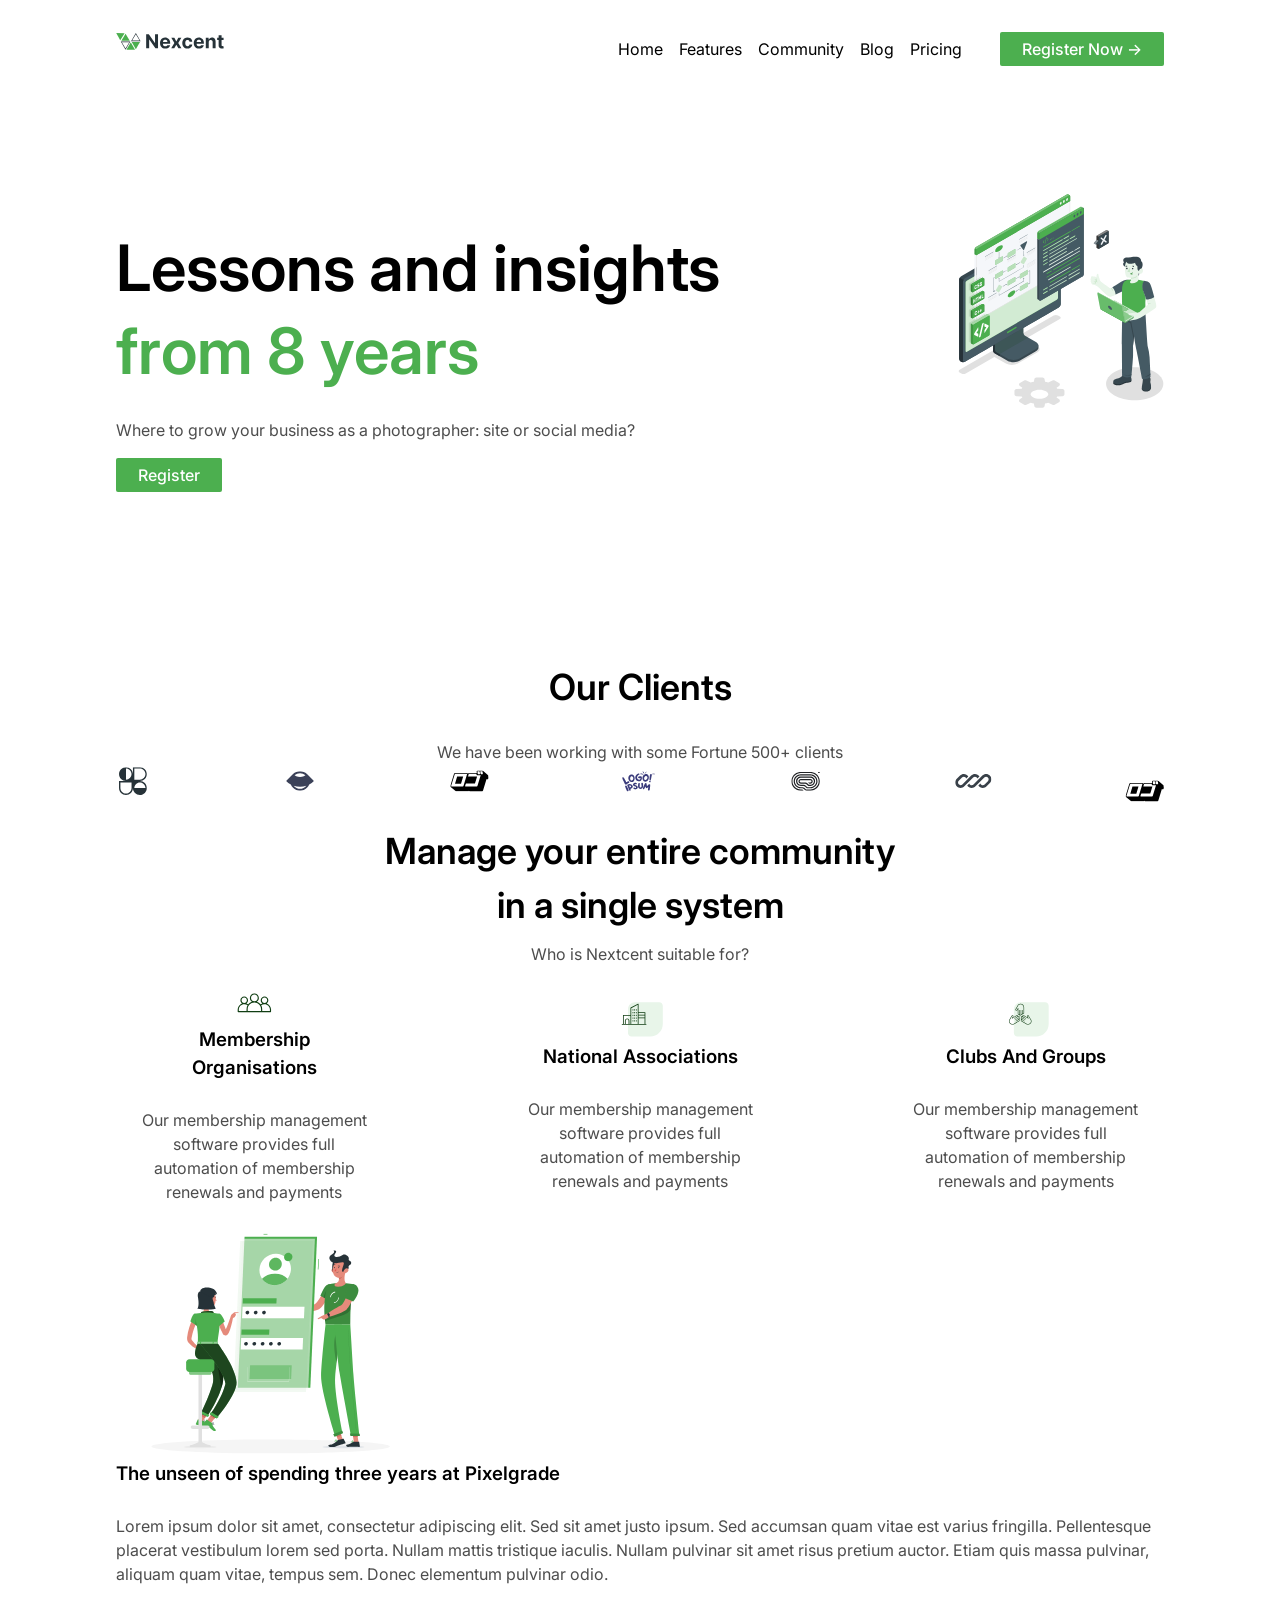
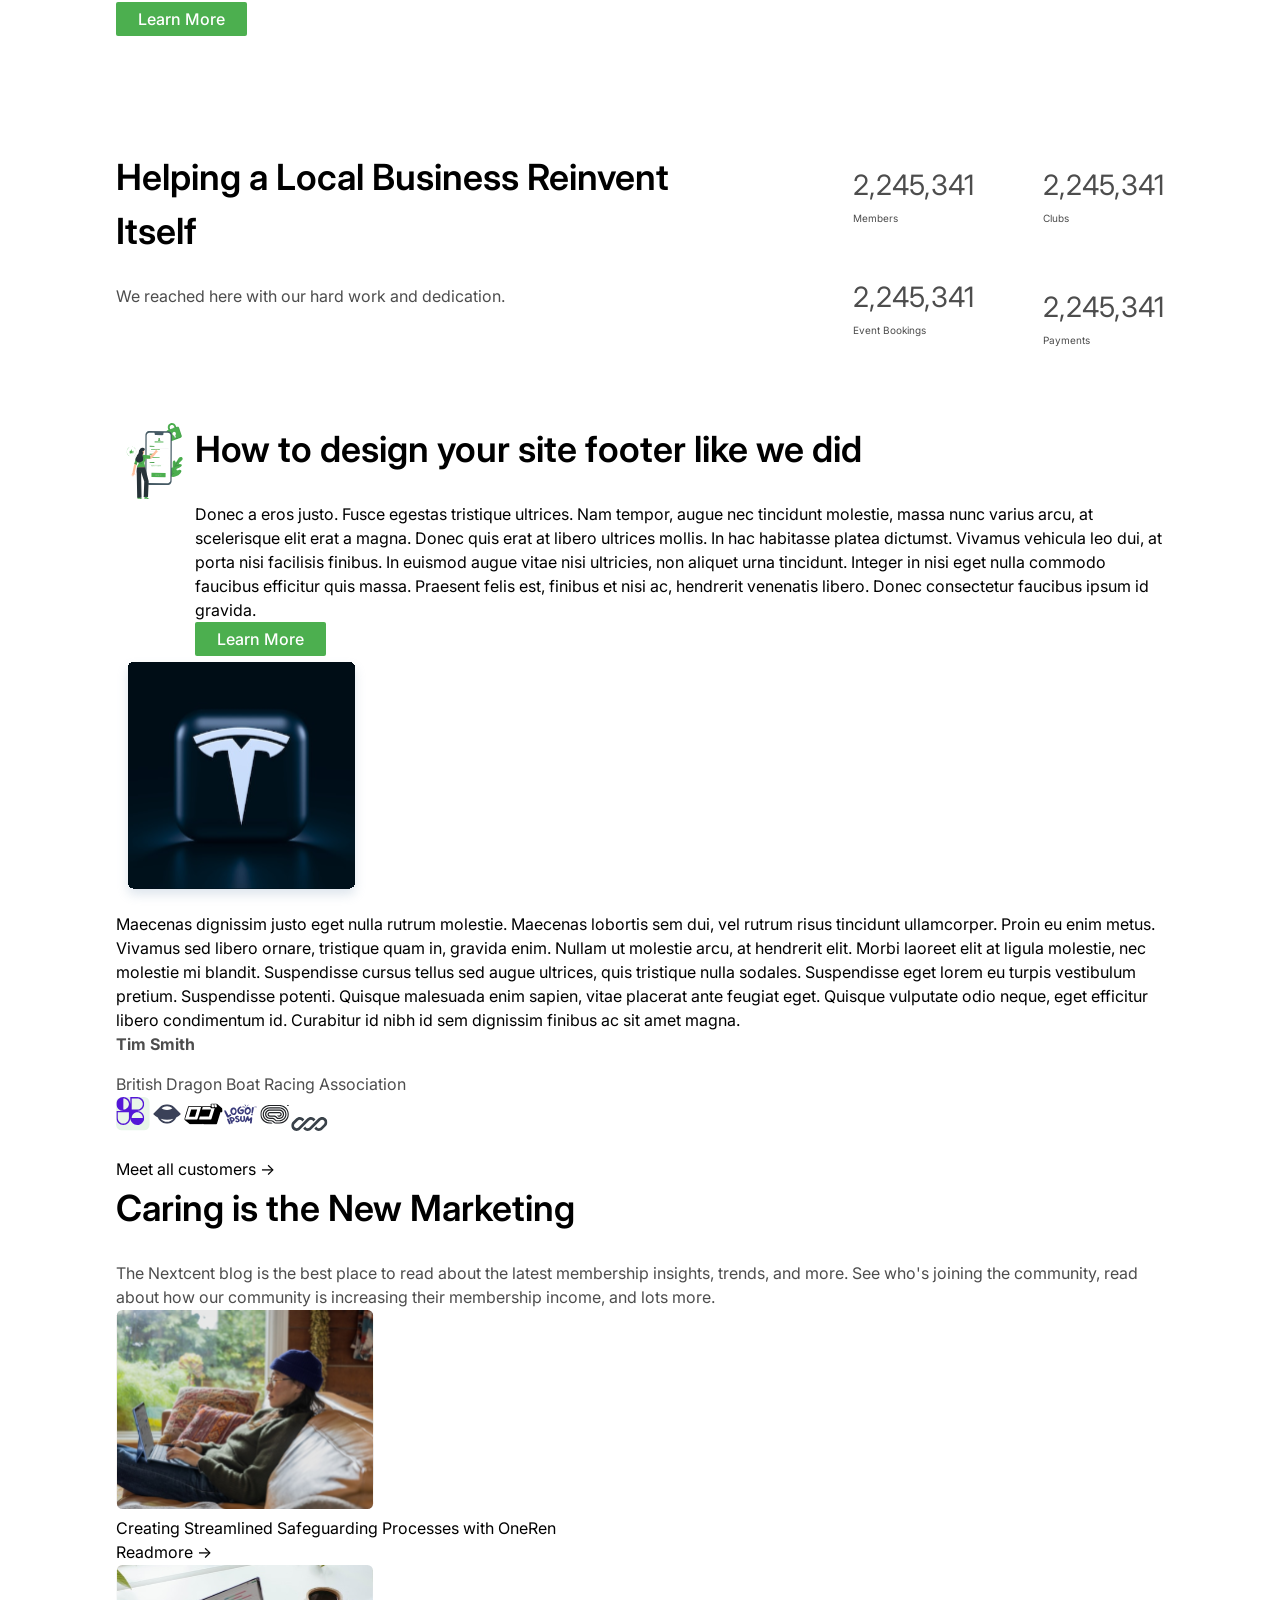
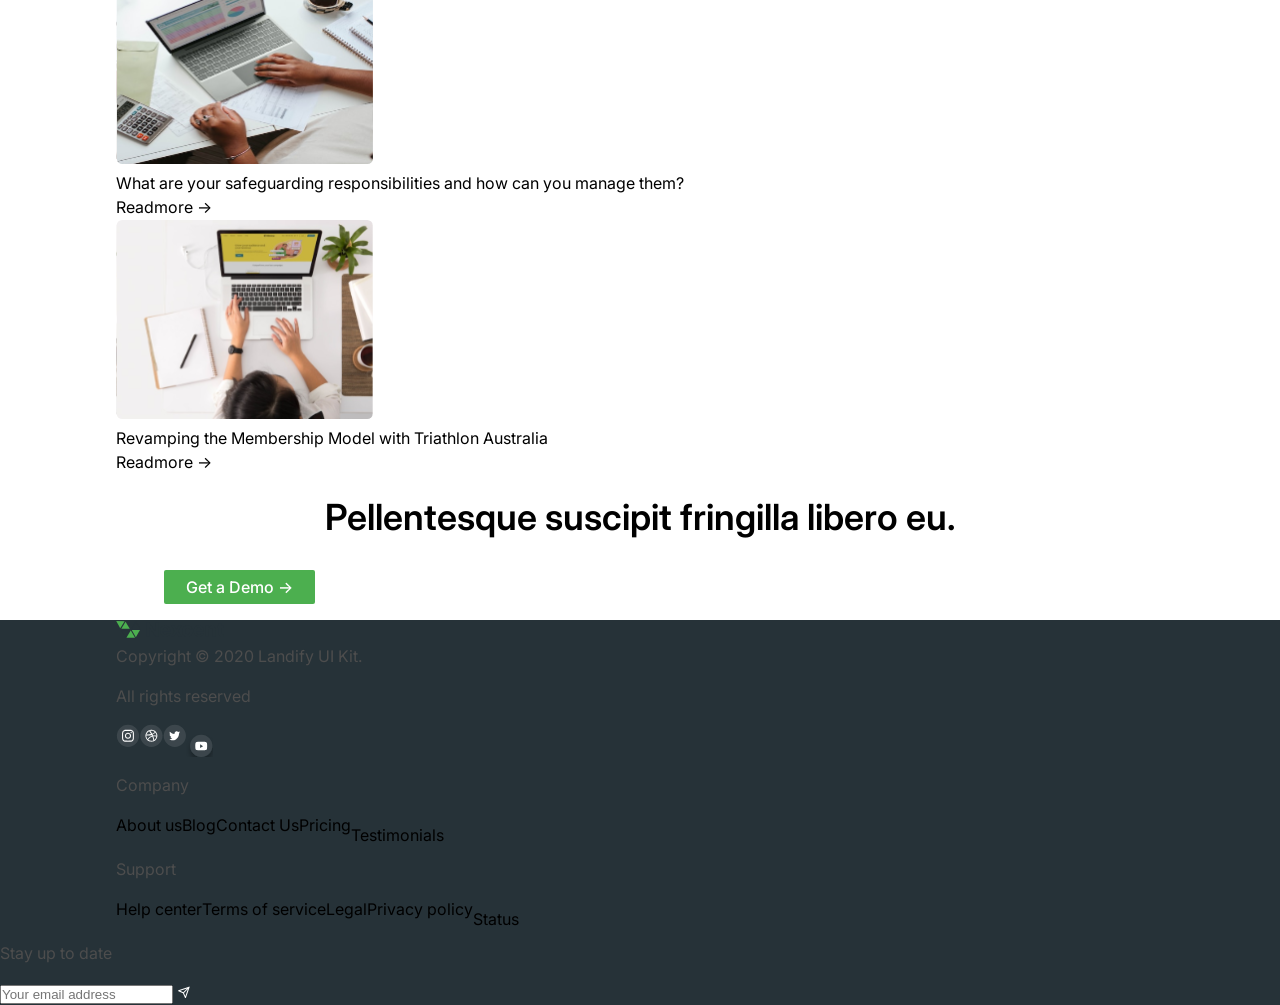
<file: index.html>
<!DOCTYPE html>
<html lang="en">

<head>
    <meta charset="UTF-8">
    <meta name="viewport" content="width=device-width, initial-scale=1.0">
    <meta name="author" content="Roshni Singh">
    <meta name="description"
        content="Nexcent is your gateway to a seamless and efficient community management experience. Designed for organizations of all sizes, our platform brings people together, streamlines communication, and simplifies administration—all in one place.">

    <title>Nexcent - Centralized Community Portal</title>

    <!-- Google Fonts -->
    <link rel="preconnect" href="https://fonts.googleapis.com">
    <link rel="preconnect" href="https://fonts.gstatic.com" crossorigin>
    <link
        href="https://fonts.googleapis.com/css2?family=Inter:ital,opsz,wght@0,14..32,100..900;1,14..32,100..900&family=Open+Sans:ital,wght@0,300..800;1,300..800&family=Poppins:ital,wght@0,100;0,200;0,300;0,400;0,500;0,600;0,700;0,800;0,900;1,100;1,200;1,300;1,400;1,500;1,600;1,700;1,800;1,900&display=swap"
        rel="stylesheet">

    <!-- CSS Files -->
    <link rel="stylesheet" href="./assets/css/style.css">
    <link rel="stylesheet" href="./assets/css/index.css">


</head>

<header>
    <div class="container bg-white">
        <nav class="d-flex justify-content-between">
            <a href="index2.html" aria-lable="Go to home page"> <img src="./assets/images/nexcent_icon.svg"
                    alt="Nexcent Logo"></a>
            <ul class="mb-0 list-unstyled d-flex align-items-center">
                <li class="nav-item"><a class="nav-link" href="javascript: void(0)">Home</a></li>
                <li class="nav-item"><a class="nav-link" href="javascript: void(0)">Features</a></li>
                <li class="nav-item"><a class="nav-link" href="javascript: void(0)">Community</a></li>
                <li class="nav-item"><a class="nav-link" href="javascript: void(0)">Blog</a></li>
                <li class="nav-item"><a class="nav-link" href="javascript: void(0)">Pricing</a></li>
                <li class="nav-item"><a class="btn" href="javascript: void(0)">Register Now →</a></li>
            </ul>
        </nav>
    </div>
</header>

<main>
    <!-- Home page -->
    <section class="home-banner bg-gray">
        <div class="container">
            <div class="left-content">
                <h1 class="text-64">Lessons and insights <span>from 8 years</span></h1>
                <p>Where to grow your business as a photographer: site or social media?</p>
                <a class="btn" href="javascript: void(0)">Register</a>
            </div>
            <div class="right-content">
                <img src="./assets/images/illustration_banner_image.svg" alt="Illustration Banner Image">
            </div>

        </div>
    </section>
    <!-- Our Clients -->
    <section class="our-clients">
        <div class="container">
            <div class="section-header text-align-center">
                <h2 class="text-36">Our Clients</h2>
                <p>We have been working with some Fortune 500+ clients</p>
            </div>
            <ul>
                <li><img src="./assets/images/client_logo.svg" alt="Client Logo 1"></li>
                <li><img src="./assets/images/client_logo_2.svg" alt="Client Logo 2"></li>
                <li><img src="./assets/images/client_logo_3.svg" alt="Client Logo 3"></li>
                <li><img src="./assets/images/client_logo_4.svg" alt="Client Logo 4"></li>
                <li><img src="./assets/images/client_logo_5.svg" alt="Client Logo 5"></li>
                <li><img src="./assets/images/client_logo_6.svg" alt="Client Logo 6"></li>
                <li><img src="./assets/images/client_logo_7.svg" alt="Client Logo 7"></li>
            </ul>
        </div>
    </section>


    <!-- Manage Community section -->
    <section class="manage-community bg-gray">
        <div class="container">
            <div class="section-header text-align-center">
                <h2 class="text-36">Manage your entire community in a single system</h2>
                <p>Who is Nextcent suitable for?</p>
            </div>
            <div class="community-mid-panel">
                <div class="card">
                    <img src="./assets/images/membership_organisation_icon.svg" alt="Membership Organisation Icon">
                    <h3>Membership Organisations</h3>
                    <p>Our membership management software provides full automation of membership renewals and
                        payments</p>
                </div>
                <div class="card">
                    <img src="./assets/images/national_associations_icons.svg" alt="National Associations Icon">
                    <h3>National Associations</h3>
                    <p>Our membership management software provides full automation of membership renewals and
                        payments</p>
                </div>
                <div class="card">
                    <img src="./assets/images/clubs_group_icon.svg" alt="Clubs and Groups Icon">
                    <h3>Clubs And Groups</h3>
                    <p>Our membership management software provides full automation of membership renewals and
                        payments</p>
                </div>
            </div>
            <div class="community-bottom-panel">
                <figure>
                    <img src="./assets/images/rafiki.svg" alt="Rafiki">
                </figure>
                <div class="right-panel">
                    <h3>The unseen of spending three years at Pixelgrade</h3>
                    <p>Lorem ipsum dolor sit amet, consectetur adipiscing elit. Sed sit amet justo ipsum. Sed
                        accumsan quam vitae est varius fringilla. Pellentesque placerat vestibulum lorem sed porta.
                        Nullam mattis tristique iaculis. Nullam pulvinar sit amet risus pretium auctor. Etiam quis
                        massa pulvinar, aliquam quam vitae, tempus sem. Donec elementum pulvinar odio.</p>
                    <a href="javascript: void(0)" class="btn">Learn More</a>
                </div>
            </div>
        </div>
    </section>
    <!-- Helping business -->
    <section class="helping-business bg-gray">
        <div class="container">
            <div class="left-panel">
                <h2 class="text-36">Helping a Local Business Reinvent Itself</h2>
                <p>We reached here with our hard work and dedication.</p>
            </div>
            <div class="right-panel">
                <ul  class="mb-0 list-unstyled d-flex align-items-center">
                    <li>
                        <img src="./assets/images/members_icon.svg" alt="Members Icon">
                        <p>2,245,341 <span>Members</span></p>
                    </li>
                    <li>
                        <img src="./assets/images/clubs_icon.png" alt="Clubs Icon">
                        <p>2,245,341 <span>Clubs</span></p>
                    </li>
                    <li>
                        <img src="./assets/images/event_bookings_icons.svg" alt="Event Bookings Icon">
                        <p>2,245,341 <span>Event Bookings</span></p>
                    </li>
                    <li>
                        <img src="./assets/images/payments.svg" alt="Payments Icon">
                        <p>2,245,341 <span>Payments</span></p>
                    </li>
                </ul>
            </div>
        </div>
    </section>
    <!-- Sign Up section -->
    <section class="sign-up">
        <div class="container d-flex">
            <figure>
                <img src="./assets/images/signup_screen.svg" alt="Sign Up Screen">
            </figure>
            <div class="sign-up-content">
                <h2 class="text-36">How to design your site footer like <span>we did</span></h2>
                <blockquote>
                    Donec a eros justo. Fusce egestas tristique ultrices. Nam tempor, augue nec tincidunt
                    molestie, massa nunc varius arcu, at scelerisque elit erat a magna. Donec quis erat at
                    libero ultrices mollis. In hac habitasse platea dictumst. Vivamus vehicula leo dui, at porta
                    nisi facilisis finibus. In euismod augue vitae nisi ultricies, non aliquet urna tincidunt.
                    Integer in nisi eget nulla commodo faucibus efficitur quis massa. Praesent felis est,
                    finibus et nisi ac, hendrerit venenatis libero. Donec consectetur faucibus ipsum id gravida.
                </blockquote>
                <a href="javascript:void(0)" class="btn">Learn More</a>
            </div>
        </div>
    </section>
    <!-- Testimonials section -->
    <section class="testimonials">
        <div class="container">
            <figure>
                <img src="./assets/images/testimonials_image.svg" alt="Testimonials Image">
            </figure>
            <div class="testimonials-contents">
                <blockquote>
                    Maecenas dignissim justo eget nulla rutrum molestie. Maecenas lobortis sem dui, vel rutrum
                    risus tincidunt ullamcorper. Proin eu enim metus. Vivamus sed libero ornare, tristique quam
                    in, gravida enim. Nullam ut molestie arcu, at hendrerit elit. Morbi laoreet elit at ligula
                    molestie, nec molestie mi blandit. Suspendisse cursus tellus sed augue ultrices, quis
                    tristique nulla sodales. Suspendisse eget lorem eu turpis vestibulum pretium. Suspendisse
                    potenti. Quisque malesuada enim sapien, vitae placerat ante feugiat eget. Quisque vulputate
                    odio neque, eget efficitur libero condimentum id. Curabitur id nibh id sem dignissim finibus
                    ac sit amet magna.
                </blockquote>
                <div class="testimonial-author">
                    <p><strong>Tim Smith</strong></p>
                    <p>British Dragon Boat Racing Association</p>
                </div>
            </div>
        </div>
    </section>

    <section class="client-section">
        <div class="container">
            <div class="right-bottom">
                <ul class="mb-0 list-unstyled d-flex align-items-center">
                    <li><img src="./assets/images/Client_logo_blue.svg" alt="Client Logo 1"></li>
                    <li><img src="./assets/images/client_logo_2.svg" alt="Client Logo 2"></li>
                    <li><img src="./assets/images/client_logo_3.svg" alt="Client Logo 3"></li>
                    <li><img src="./assets/images/client_logo_4.svg" alt="Client Logo 4"></li>
                    <li><img src="./assets/images/client_logo_5.svg" alt="Client Logo 5"></li>
                    <li><img src="./assets/images/client_logo_6.svg" alt="Client Logo 6"></li>
                </ul>
                <a href="javascript:void(0)" class="meet-customers-btn">
                    Meet all customers →
                </a>
            </div>
        </div>
    </section>
    <!-- Caring Marketing -->
    <section class="caring-marketing">
        <div class="container">
            <div class="section-header">
                <h2 class="text-36">Caring is the New Marketing</h2>
                <p>The Nextcent blog is the best place to read about the latest membership insights, trends, and
                    more.
                    See who's joining the community, read about how our community is increasing their membership
                    income, and lots more.</p>
            </div>
            <div class="blog-cards">
                <figure>
                    <img src="./assets/images/image_2.svg" alt="Streamlined Safeguarding Processes">
                    <figcaption>Creating Streamlined Safeguarding Processes with OneRen</figcaption>
                    <a href="javascript:void(0)">Readmore →</a>
                </figure>
            </div>
            <div class="blog-card">
                <figure>
                    <img src="./assets/images/image_3.svg" alt="Safeguarding Responsibilities">
                    <figcaption>What are your safeguarding responsibilities and how can you manage them?
                    </figcaption>
                    <a href="javascript:void(0)">Readmore →</a>
                </figure>
            </div>
            <div class="blog-card">
                <figure>
                    <img src="./assets/images/image_4.svg" alt="Membership Model Revamp">
                    <figcaption>
                        Revamping the Membership Model with Triathlon Australia
                    </figcaption>
                    <a href="javascript:void(0)">Readmore →</a>
                </figure>
            </div>

        </div>
    </section>



    <!-- Footer section-->
    <footer>
        <section class="footer-top bg-gray">
            <div class="container">
                <div class="top-panel">
                    <h2 class="text-36 color-neutral-black text-align-center">Pellentesque suscipit <span>fringilla libero eu.</span></h2>
                    <a class="btn" href="javascript: void(0)">Get a Demo →</a>
                </div>
            </div>

        </section>
         <!-- Footer Logo & Social Links -->
        <section class="footer-bottom bg-black">
            <div class="container">
                <div class="bottom-panel">
                   <img src="./assets/images/nexcent_icon.svg" alt="Nexcent Logo">
                    <p>Copyright © 2020 Landify UI Kit.</p>
                    <p>All rights reserved</p>
                    <ul class="mb-0 list-unstyled d-flex align-items-center">
                        <li><a href="#"><img src="./assets/images/social_icons_insta.svg" alt="Instagram"></a></li>
                        <li><a href="#"><img src="./assets/images/social_icons_browser.svg" alt="Website"></a></li>
                        <li><a href="#"><img src="./assets/images/social_icons_twitter.svg" alt="Twitter"></a></li>
                        <li><a href="#"><img src="./assets/images/social_icons_youtube.svg" alt="YouTube"></a></li>
                    </ul>
                </div>
                <!-- Company Links -->
                <div class="footer-menu">
                    <div class="footer-links">
                        <p>Company</p>
                        <ul class="mb-0 list-unstyled d-flex align-items-center">
                            <li><a href="#">About us</a></li>
                            <li><a href="#">Blog</a></li>
                            <li><a href="#">Contact Us</a></li>
                            <li><a href="#">Pricing</a></li>
                            <li><a href="#">Testimonials</a></li>
                        </ul>
                    </div>

                    <!-- Support Links -->
                    <div class="support">
                        <p>Support</p>
                        <ul class="mb-0 list-unstyled d-flex align-items-center">
                            <li><a href="#">Help center</a></li>
                            <li><a href="#">Terms of service</a></li>
                            <li><a href="#">Legal</a></li>
                            <li><a href="#">Privacy policy</a></li>
                            <li><a href="#">Status</a></li>
                        </ul>
                    </div>
                </div>
            </div>

            <div class="up-to-date">
                <p>Stay up to date</p>
                <form action="/submit" method="post" class="email-form">
                    <div class="input-container">
                        <input type="email" name="email" id="email" placeholder="Your email address" required>
                        <img src="./assets/images/send_icon.svg" alt="Send Icon" class="send-icon">
                    </div>
                </form>
            </div>

    </footer>
    </body>

</html>
</file>
<file: assets/css/style.css>
/* Global Variables */
:root {
    /* Font style */
    --font-family: "Inter", sans-serif;
    
    /* Font colors */
    --color-assent: #4CAF4F;
    --color-white: #FFFFFF;
    --color-silver: #F5F7FA;
    --color-gray-light: #f8f8f8;
    --color-d-gray: #4D4D4D;
    --color-text-body: #717171;
    --color-neutral-black: #263238;
    --color-black: #141414;
    
    /* Spacing */
    --gap-48: 3rem;
    --gap-43: 2.6875;
    --gap-40: 2.5rem;
    --gap-33: 2.0625rem;
    --gap-32: 2rem;
    --gap-30: 1.875rem;
    --gap-24: 1.5rem;
    --gap-22: 1.357rem;
    --gap-16: 1rem;
    --gap-12: 0.75rem;
    --gap-8: 0.5rem;
    --gap-5: 0.3125rem;
    
    /* Line Heights */
    --line-height-52: 3.25rem;
    --line-height-33: 2.0625rem;
    --line-height-30: 1.875rem;
    --line-height-25: 1.5625rem;
    --line-height-19: 1.1875rem;
    --line-height-16: 1rem;
    --line-height-13: 0.8125rem;
    /* Spacing */
    --space-48: 3rem;
    --space-40: 2.5rem;
    --space-24: 1.5rem;
    --space-16: 1rem;
    --space-8: 0.5rem;

    /* Line Heights */
    --line-height-lg: 3rem;
    --line-height-md: 2rem;
    --line-height-sm: 1.5rem;

    /* Margins */
    --margin-lg: 2.5rem;
    --margin-md: 1.5rem;
    --margin-sm: 1rem;

    /* Padding */
    --padding-lg: 4rem;
    --padding-md: 2rem;
    --padding-sm: 1rem;

    /* Font Sizes */
    .text-64 { font-size: 4rem; line-height: 1.3 ; } 
    .text-36 { font-size: 2.25rem; }
    .text-28 { font-size: 1.75rem; }
    .text-20 { font-size: 1.25rem; }
    .text-16 { font-size: 1rem; }
    .text-14 { font-size: 0.875rem; }

}
/* General Styles */
* {
    box-sizing: border-box;
    margin: 0;
    padding: 0;
}

body {
    font-family: var(--font-family-primary);
    color: var(--color-dark-gray);
    background: var(--color-white);
    line-height: 1.5;
    scroll-behavior: smooth;
} 

html {
    font-size: 1rem;
    font-family: var(--font-family);
    line-height: 1.3rem;

}
/* Typography */
h1, h2, h3, h4, h5, h6{
    font-family: var(--font-family);
    color: var(--color-text-medium-gray);
}

h1, h2, h3{
    margin-bottom: 1.62rem;
    font-weight: 600;
}

h4, h5, h6, p, li{
    margin-bottom: 1.25rem;    
}

:where(h1, h2, h3, h4, h5, h6, p, li):last-child{
    margin-bottom: 0;
}
p {
    margin-bottom: var(--space-16);
    color: var(--color-d-gray);
}

/* Section Titles */
.section-title-wrapper {
    margin-bottom: 0.6875rem;
}

.section-title {
    font-size: 1.5625rem;
    font-weight: 600;
    font-family: var(--font-family);
}
.text-align-center{
    text-align: center;
}





/* List Styles */
.list-unstyled {
    list-style: none;
    padding: 0;
}

/* ---------------- Background Colors ---------------- */
.bg-light-gray { background: var(--color-light-gray); }
.bg-dark-gray { background: var(--color-d-gray); }
.bg-black { background: var(--color-neutral-black); }
.bg-body { background: var(--color-text-body);}


/* Container */
.container {
    max-width: 1160px;
    margin-inline: 6.264rem;
    padding: 0 var(--space-16);
}

/* Buttons and Links */
a {
    text-decoration: none;
    transition: 0.4s all;
    font-family: inherit;
    color: inherit;
}  

.btn {
    display: inline-block;
    padding: 0.5625rem 1.375rem;
    background: var(--color-assent);
    color: var(--color-white);
    text-align: center;
    line-height: 1rem;
    border-radius: 2px;
    font-weight: 500;
}
.btn:hover {
    background: #388E3C;
}

/* Utility Classes */
.d-flex{
    display: flex;
}
.justify-content-between{
    justify-content: space-between;
}
.align-items-center{
    align-items: center; 
}
.mb-0 {
    margin-bottom: 0; 
}


/* Images */
img{
    max-width: 100%;
    height: auto;
}
</file>
<file: assets/css/index.css>
/*Header Start*/
header{
    padding-block: 2rem;
    background-color:white;
  
}
/*Header End*/
header ul{
    column-gap: var(--gap-16);
}
header .nav-item{
    margin-bottom: 0;
}
header .nav-item:last-child{
    padding-left:calc(var(--gap-22));
}

.top-panel{
    padding: 1rem 3rem;
    border-radius:0;
}
.nav{
    margin-inline: 6.264rem; 
}
/*banner-section*/
.home-banner .container{
    display: flex;
    max-width: 1152px;  
    gap: 104px;


}
.home-banner .left-content{
    margin-block: 8rem;
}
.home-banner .left-content span{
    color:var(--color-assent);
}
.home-banner .right-content img{
    margin-block: 6rem;
}



/* our clients*/
.our-clients .container{
    padding-top: 2.50rem;
}
.our-clients .container ul{
    align-items: center;
    display: flex;
    justify-content: space-between;
    text-decoration: none;
    list-style-type: none;

}

/* manage-community */

.manage-community .section-header{
    display: flex;
    max-width: 50%;
    margin-bottom: 20px;
    text-align: center;
    flex-direction: column;
    align-items: center;
    justify-content: center;
    margin: 0 auto;
}

.manage-community .section-header h2{
    font-size: 36px;
    margin-bottom: 10px;
}

.manage-community .community-mid-panel{
    display: flex;
    justify-content: space-between;
    align-items: center;
    gap: 110px;
}

.card{
    background-color: #fff;
    padding: 1.25rem;
    border-radius: 10px;
    text-align: center;
    flex: 1;
}


.helping-business{
    /* display: flex;
    flex-direction: row;
    justify-content: start; */

    padding: 64px 0;

}

.helping-business .container{
    gap: 150px;
    display: flex;
    align-items: center;
    justify-content: space-between;
}

.helping-business .left-panel h2 span{
    display: block;
}
.helping-business .left-panel p{
    font-size: 16px;
    margin-top: 10px;
}

.helping-business .right-panel ul{
    display: grid;
    grid-template-columns: repeat(2, 1fr);
    gap: 30px 40px;
    padding-top: 64px;
    list-style: none;
}

.helping-business .right-panel ul li {
    display: flex;
    align-items: center;
    justify-content: center;
    gap: 15px;
    font-size: 28px;
    
}

.helping-business .right-panel ul li span{
    display: block;
    font-size: 10px;
    margin-top: 5px;
}

.helping-business .right-panel ul li img{
    width: 40px;
    height: 0px;
}
</file>
